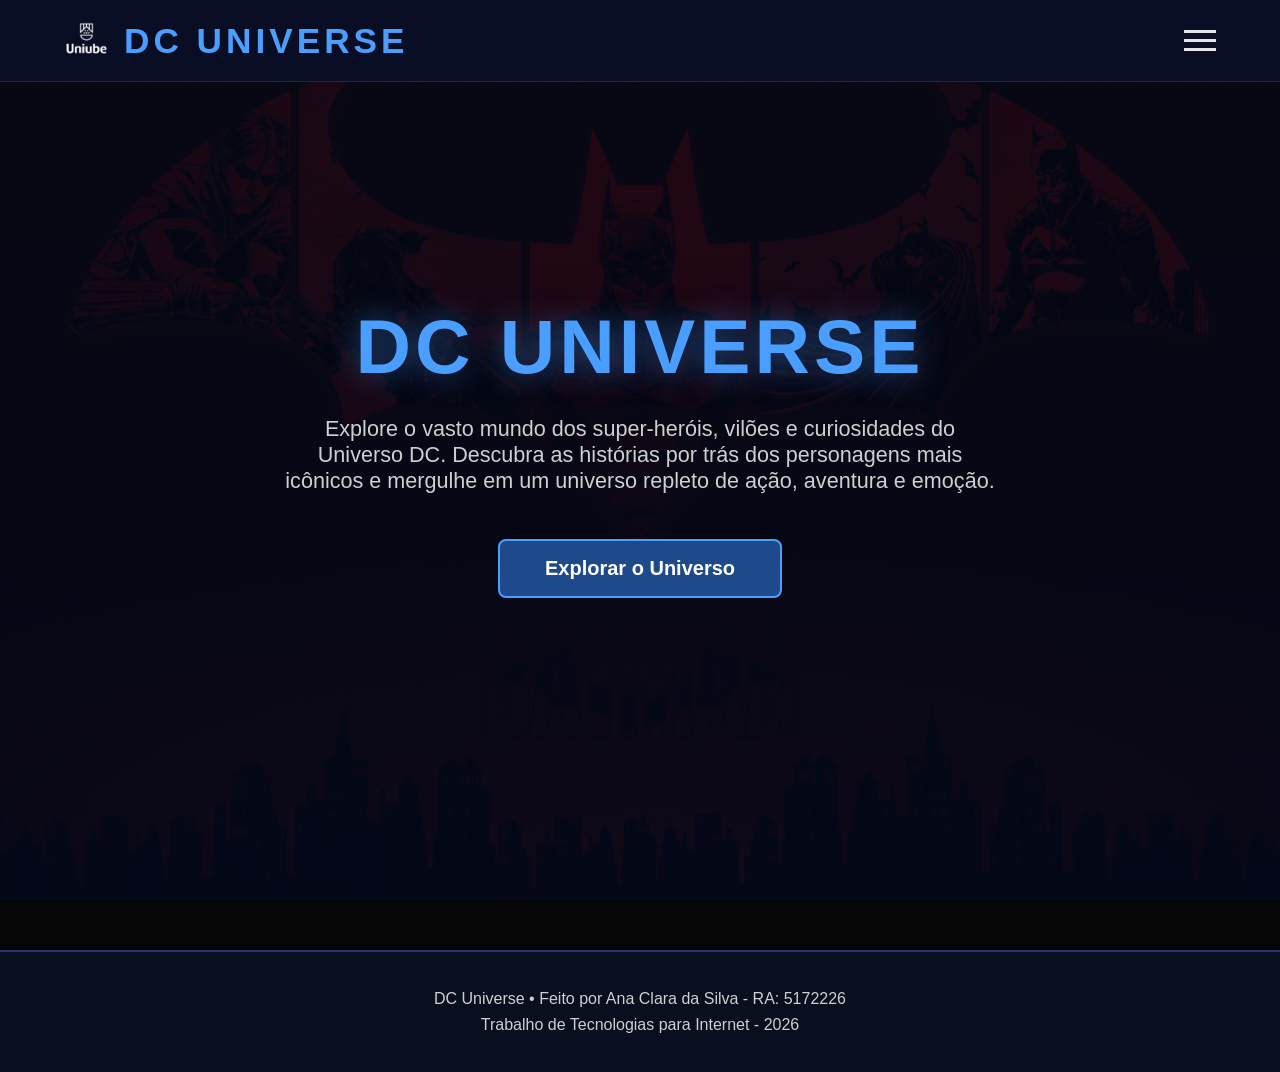
<file: index.html>
<!DOCTYPE html>
<html lang="pt-br">
<head>
    <meta charset="UTF-8">
    <meta name="viewport" content="width=device-width, initial-scale=1.0">
    <title>DC Universe</title>
    <link rel="stylesheet" href="CSS/style.css">
    <meta name="google-site-verification" content="fCzRA9kZTsEJ_qfAb27KQt5L5tmfuTmKJFGmRDAXsr8" />
</head>
<body>

    <header>
        <nav class="navbar">
            <div class="logo">
                <a href="https://uniube.br/" target="_blank">
                    <img src="IMG/uniube.png" alt="Uniube" class="logo-img">
                </a>
                
                <a href="https://www.dc.com/" target="_blank" class="logo-txt">
                    DC UNIVERSE
                </a>
            </div>
            <!-- Hambúrguer -->
            <div class="hamburger" id="hamburger">
                <span></span>
                <span></span>
                <span></span>
            </div>

            <!-- Menu dentro do hambúrguer -->
            <div class="mobile-menu" id="mobile-menu">
                <ul class="menu-list">
                    <li><a href="index.html">Início</a></li>
                    <li><a href="herois.html">Heróis</a></li>
                    <li><a href="viloes.html">Vilões</a></li>
                    <li><a href="curiosidades.html">Curiosidades</a></li>
                    <li><a href="sobre.html">Sobre o Universo DC</a></li>
                </ul>
            </div>
        </nav>
    </header>

    <!-- Seção Principal -->
    <section class="hero">
        <div class="hero-content">
            <h1>DC UNIVERSE</h1>
            <p class="descricao">
                Explore o vasto mundo dos super-heróis, vilões e curiosidades do Universo DC. 
                Descubra as histórias por trás dos personagens mais icônicos e mergulhe em um 
                universo repleto de ação, aventura e emoção.
            </p>
            <a href="sobre.html" class="btn">Explorar o Universo</a>
        </div>
    </section>

    <!-- Rodapé com Nome e RA -->
    <footer class="rodape">
        <p>DC Universe • Feito por Ana Clara da Silva - RA: 5172226</p>
        <p>Trabalho de Tecnologias para Internet - 2026</p>
    </footer>

    <!-- Script JavaScript -->
    <script src="JS/script1.js"></script>
</body>
</html>
</file>
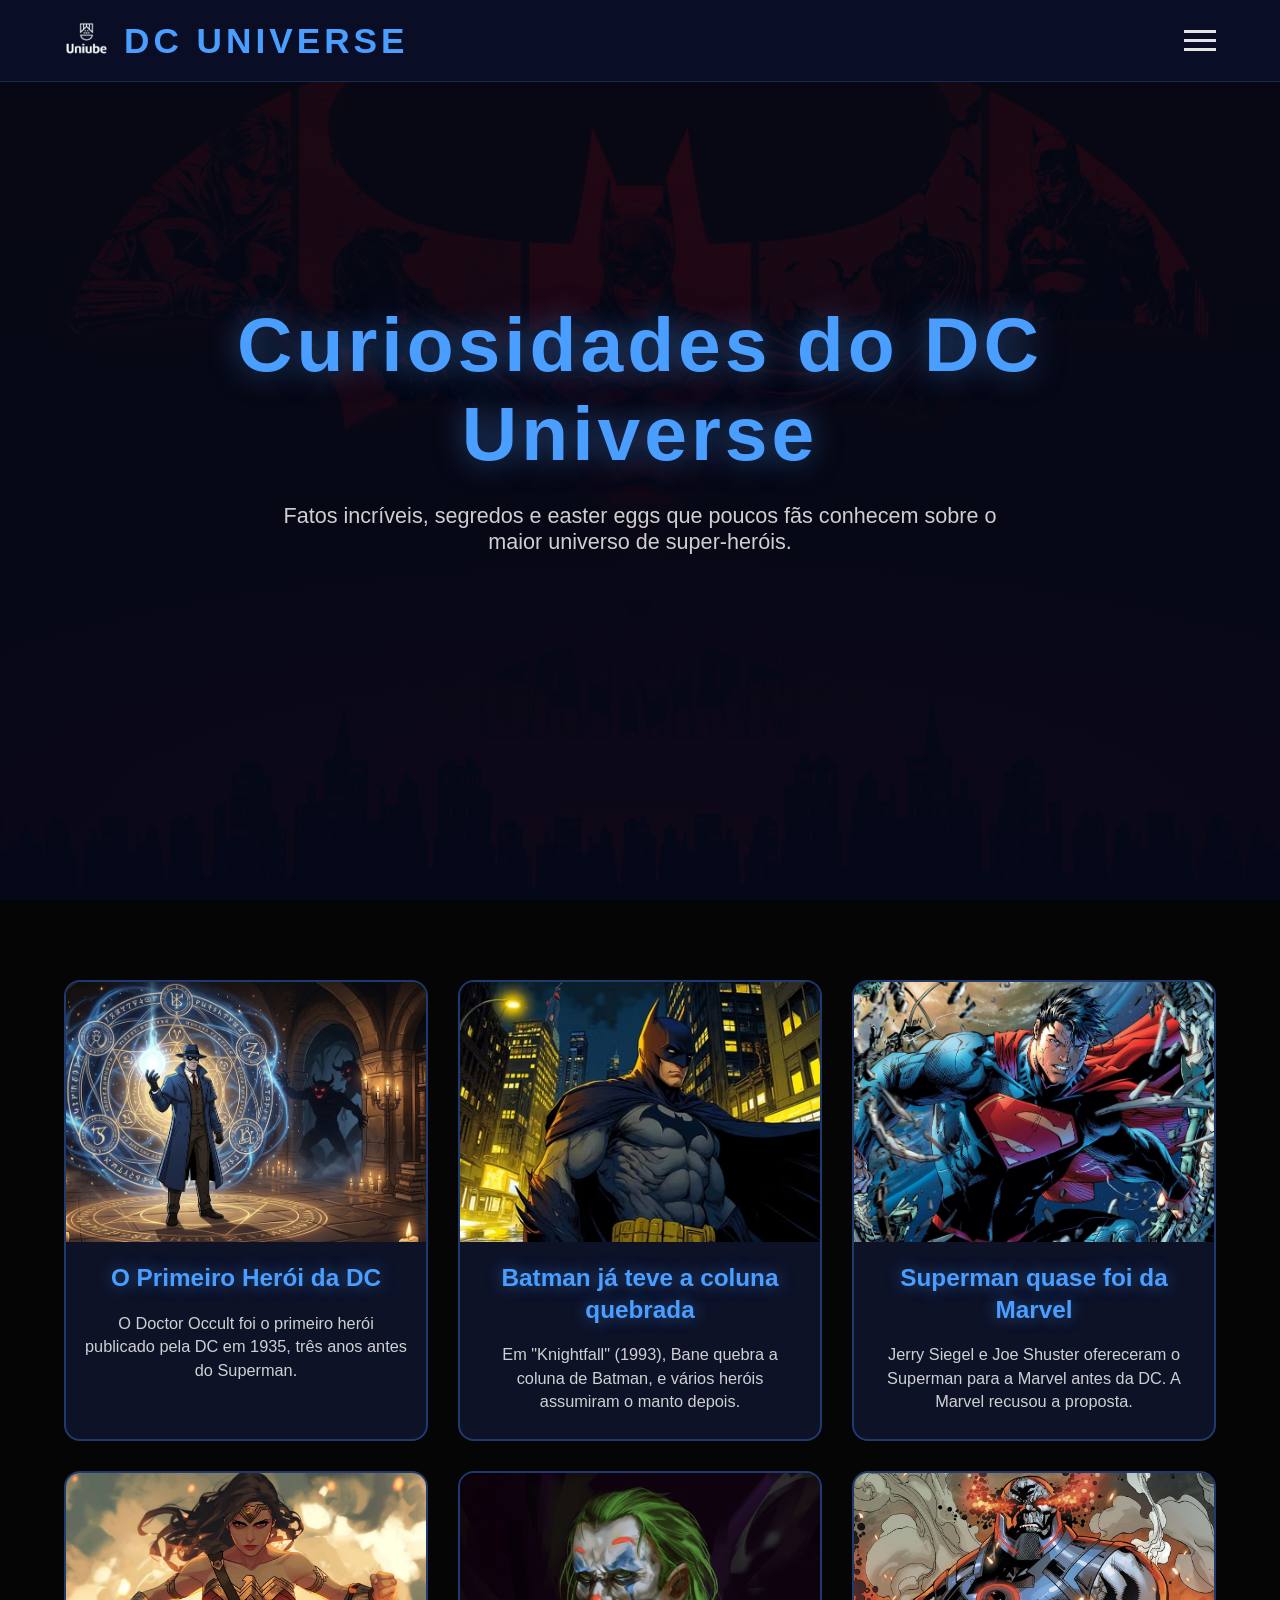
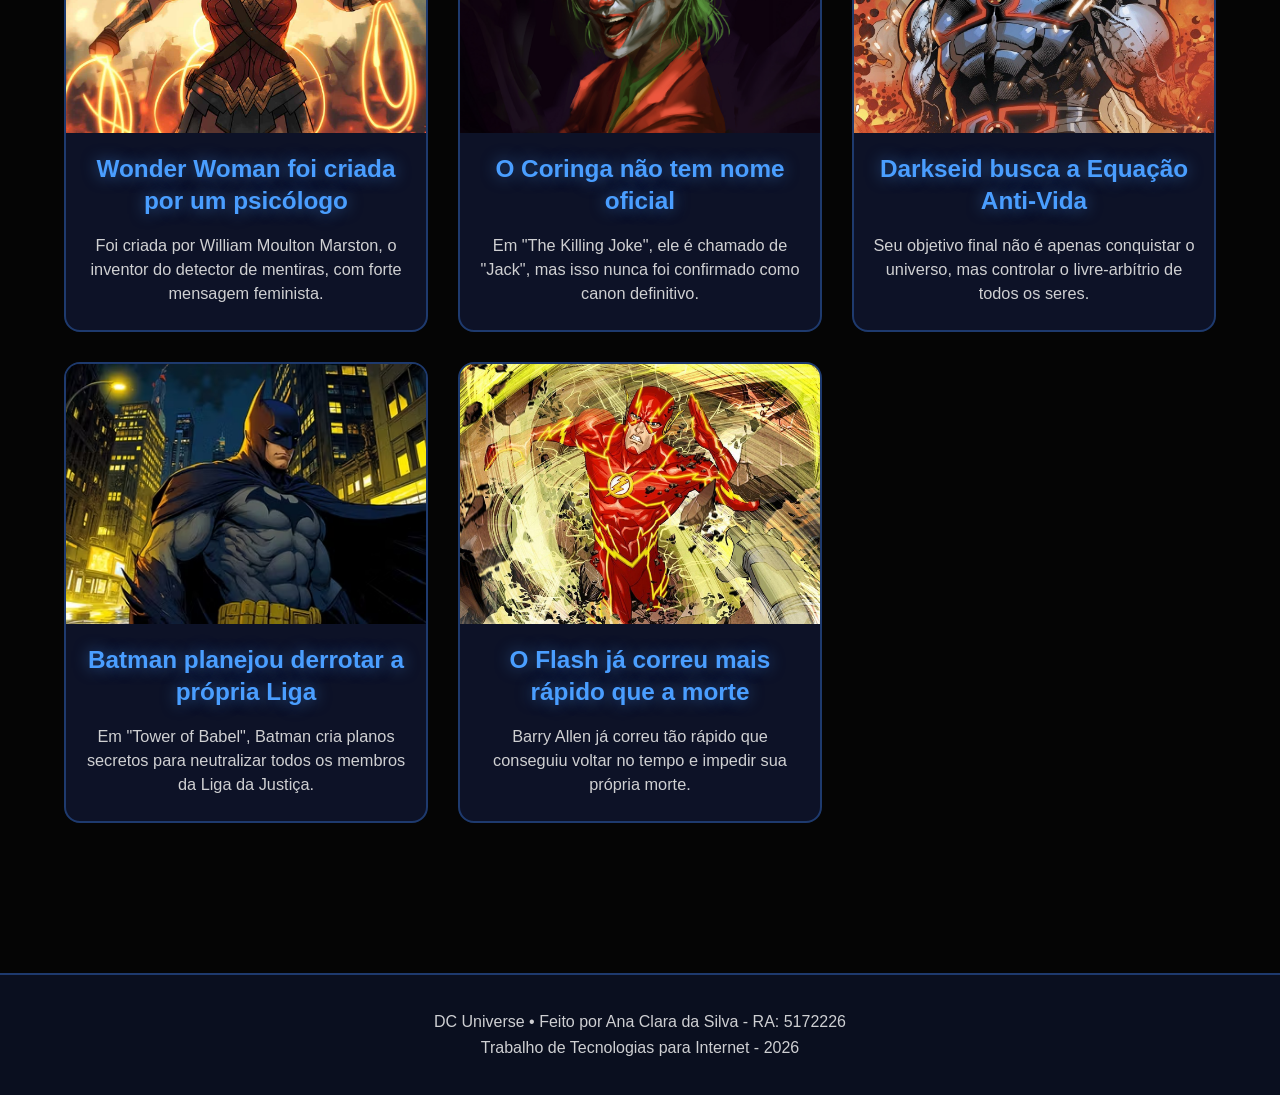
<file: curiosidades.html>
<!DOCTYPE html>
<html lang="pt-br">
<head>
    <meta charset="UTF-8">
    <meta name="viewport" content="width=device-width, initial-scale=1.0">
    <title>Curiosidades - DC Universe</title>
    <link rel="stylesheet" href="CSS/style.css">
    <link rel="stylesheet" href="CSS/herois.css">
</head>
<body>

    <!-- Navbar -->
    <header>
        <nav class="navbar">
            <div class="logo">
                <a href="https://uniube.br/" target="_blank">
                    <img src="IMG/uniube.png" alt="Uniube" class="logo-img">
                </a>
                
                <a href="https://www.dc.com/" target="_blank" class="logo-txt">
                    DC UNIVERSE
                </a>
            </div>

            <div class="hamburger" id="hamburger">
                <span></span>
                <span></span>
                <span></span>
            </div>

            <div class="mobile-menu" id="mobile-menu">
                <ul class="menu-list">
                    <li><a href="index.html">Início</a></li>
                    <li><a href="herois.html">Heróis</a></li>
                    <li><a href="viloes.html">Vilões</a></li>
                    <li><a href="curiosidades.html">Curiosidades</a></li>
                    <li><a href="sobre.html">Sobre o Universo DC</a></li>
                </ul>
            </div>
        </nav>
    </header>

    <!-- Hero -->
    <section class="hero">
        <div class="hero-content">
            <h1>Curiosidades do DC Universe</h1>
            <p class="descricao">
                Fatos incríveis, segredos e easter eggs que poucos fãs conhecem sobre o maior universo de super-heróis.
            </p>
        </div>
    </section>

    <!-- Grid de Curiosidades -->
    <section class="herois-grid">

        <div class="card-heroi">
            <div class="card-image" style="background-image: url('IMG/doctor.jpg');"></div>
            <div class="card-content">
                <h3> O Primeiro Herói da DC</h3>
                <p>O Doctor Occult foi o primeiro herói publicado pela DC em 1935, três anos antes do Superman.</p>
            </div>
        </div>

        <div class="card-heroi">
            <div class="card-image" style="background-image: url('IMG/bat.jpg');"></div>
            <div class="card-content">
                <h3> Batman já teve a coluna quebrada</h3>
                <p>Em "Knightfall" (1993), Bane quebra a coluna de Batman, e vários heróis assumiram o manto depois.</p>
            </div>
        </div>

        <div class="card-heroi">
            <div class="card-image" style="background-image: url('IMG/superman.jpg');"></div>
            <div class="card-content">
                <h3> Superman quase foi da Marvel</h3>
                <p>Jerry Siegel e Joe Shuster ofereceram o Superman para a Marvel antes da DC. A Marvel recusou a proposta.</p>
            </div>
        </div>

        <div class="card-heroi">
            <div class="card-image" style="background-image: url('IMG/wonderwoman.jpg');"></div>
            <div class="card-content">
                <h3> Wonder Woman foi criada por um psicólogo</h3>
                <p>Foi criada por William Moulton Marston, o inventor do detector de mentiras, com forte mensagem feminista.</p>
            </div>
        </div>

        <div class="card-heroi">
            <div class="card-image" style="background-image: url('IMG/joker.jpg');"></div>
            <div class="card-content">
                <h3> O Coringa não tem nome oficial</h3>
                <p>Em "The Killing Joke", ele é chamado de "Jack", mas isso nunca foi confirmado como canon definitivo.</p>
            </div>
        </div>

        <div class="card-heroi">
            <div class="card-image" style="background-image: url('IMG/darkseid.jpg');"></div>
            <div class="card-content">
                <h3> Darkseid busca a Equação Anti-Vida</h3>
                <p>Seu objetivo final não é apenas conquistar o universo, mas controlar o livre-arbítrio de todos os seres.</p>
            </div>
        </div>

        <div class="card-heroi">
            <div class="card-image" style="background-image: url('IMG/bat.jpg');"></div>
            <div class="card-content">
                <h3> Batman planejou derrotar a própria Liga</h3>
                <p>Em "Tower of Babel", Batman cria planos secretos para neutralizar todos os membros da Liga da Justiça.</p>
            </div>
        </div>

        <div class="card-heroi">
            <div class="card-image" style="background-image: url('IMG/flash.jpg');"></div>
            <div class="card-content">
                <h3> O Flash já correu mais rápido que a morte</h3>
                <p>Barry Allen já correu tão rápido que conseguiu voltar no tempo e impedir sua própria morte.</p>
            </div>
        </div>

    </section>

    <!-- Rodapé com Nome e RA -->
    <footer class="rodape">
        <p>DC Universe • Feito por Ana Clara da Silva - RA: 5172226</p>
        <p>Trabalho de Tecnologias para Internet - 2026</p>
    </footer>

    <script src="JS/script1.js"></script>
</body>
</html>
</file>
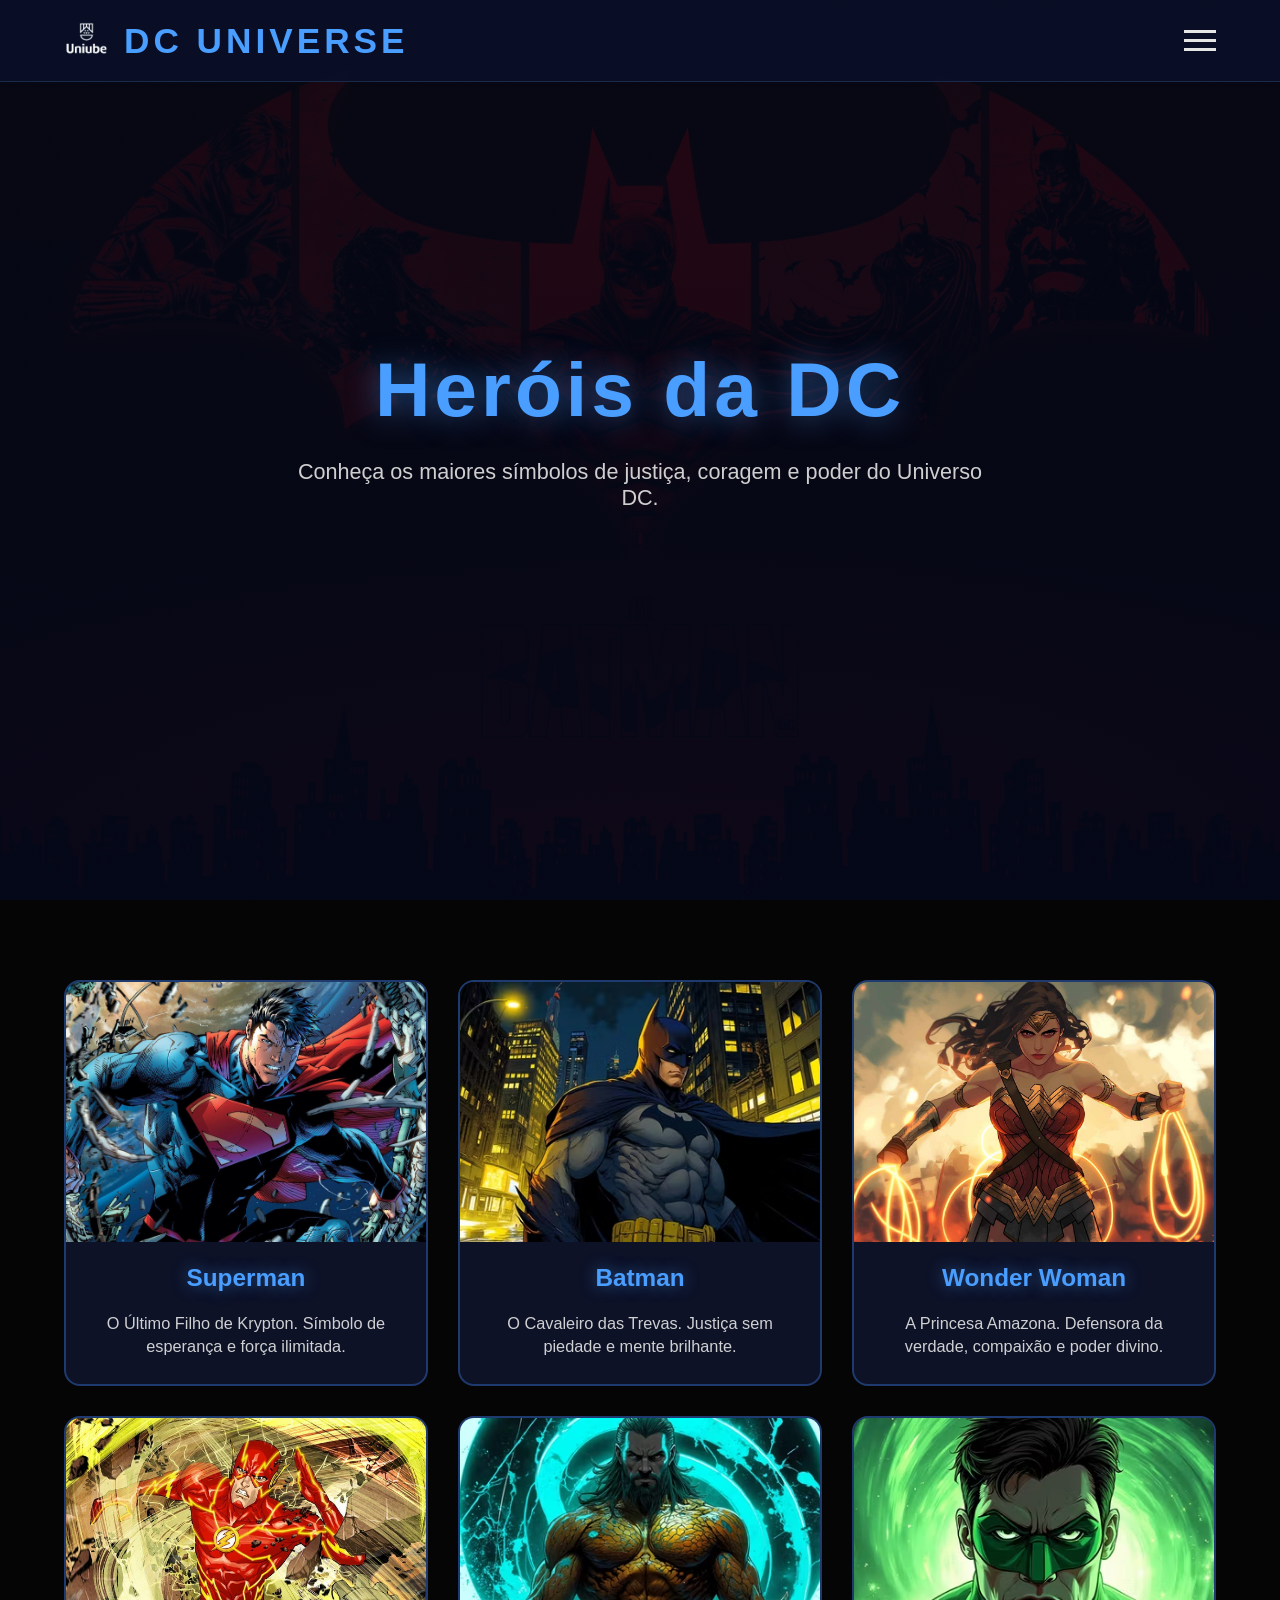
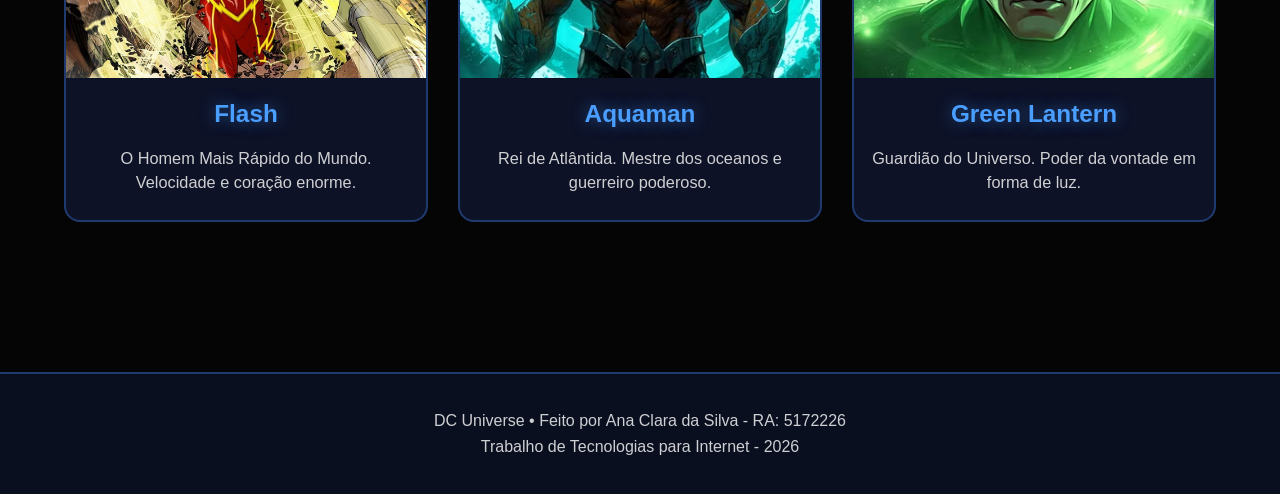
<file: herois.html>
<!DOCTYPE html>
<html lang="pt-br">
<head>
    <meta charset="UTF-8">
    <meta name="viewport" content="width=device-width, initial-scale=1.0">
    <title>Heróis - DC Universe</title>
    <link rel="stylesheet" href="CSS/style.css">
    <link rel="stylesheet" href="CSS/herois.css">
</head>
<body>

    <!-- Navbar -->
    <header>
        <nav class="navbar">
            <div class="logo">
                <a href="https://uniube.br/" target="_blank">
                    <img src="IMG/uniube.png" alt="Uniube" class="logo-img">
                </a>
                
                <a href="https://www.dc.com/" target="_blank" class="logo-txt">
                    DC UNIVERSE
                </a>
            </div>

            <div class="hamburger" id="hamburger">
                <span></span>
                <span></span>
                <span></span>
            </div>

            <div class="mobile-menu" id="mobile-menu">
                <ul class="menu-list">
                    <li><a href="index.html">Início</a></li>
                    <li><a href="herois.html">Heróis</a></li>
                    <li><a href="viloes.html">Vilões</a></li>
                    <li><a href="curiosidades.html">Curiosidades</a></li>
                    <li><a href="sobre.html">Sobre o Universo DC</a></li>
                </ul>
            </div>
        </nav>
    </header>

    <!-- Hero Section -->
    <section class="hero">
        <div class="hero-content">
            <h1>Heróis da DC</h1>
            <p class="descricao">
                Conheça os maiores símbolos de justiça, coragem e poder do Universo DC.
            </p>
        </div>
    </section>

    <!-- Grid de Heróis -->
    <section class="herois-grid">

        <div class="card-heroi">
            <div class="card-image" style="background-image: url('IMG/superman.jpg');"></div>
            <div class="card-content">
                <h3>Superman</h3>
                <p>O Último Filho de Krypton. Símbolo de esperança e força ilimitada.</p>
            </div>
        </div>

        <div class="card-heroi">
            <div class="card-image" style="background-image: url('IMG/bat.jpg');"></div>
            <div class="card-content">
                <h3>Batman</h3>
                <p>O Cavaleiro das Trevas. Justiça sem piedade e mente brilhante.</p>
            </div>
        </div>

        <div class="card-heroi">
            <div class="card-image" style="background-image: url('IMG/wonderwoman.jpg');"></div>
            <div class="card-content">
                <h3>Wonder Woman</h3>
                <p>A Princesa Amazona. Defensora da verdade, compaixão e poder divino.</p>
            </div>
        </div>

        <div class="card-heroi">
            <div class="card-image" style="background-image: url('IMG/flash.jpg');"></div>
            <div class="card-content">
                <h3>Flash</h3>
                <p>O Homem Mais Rápido do Mundo. Velocidade e coração enorme.</p>
            </div>
        </div>

        <div class="card-heroi">
            <div class="card-image" style="background-image: url('IMG/aquaman.jpg');"></div>
            <div class="card-content">
                <h3>Aquaman</h3>
                <p>Rei de Atlântida. Mestre dos oceanos e guerreiro poderoso.</p>
            </div>
        </div>

        <div class="card-heroi">
            <div class="card-image" style="background-image: url('IMG/greenlantern.jpg');"></div>
            <div class="card-content">
                <h3>Green Lantern</h3>
                <p>Guardião do Universo. Poder da vontade em forma de luz.</p>
            </div>
        </div>

    </section>

    <!-- Rodapé com Nome e RA -->
    <footer class="rodape">
        <p>DC Universe • Feito por Ana Clara da Silva - RA: 5172226</p>
        <p>Trabalho de Tecnologias para Internet - 2026</p>
    </footer>

    <script src="JS/script1.js"></script>
</body>
</html>
</file>
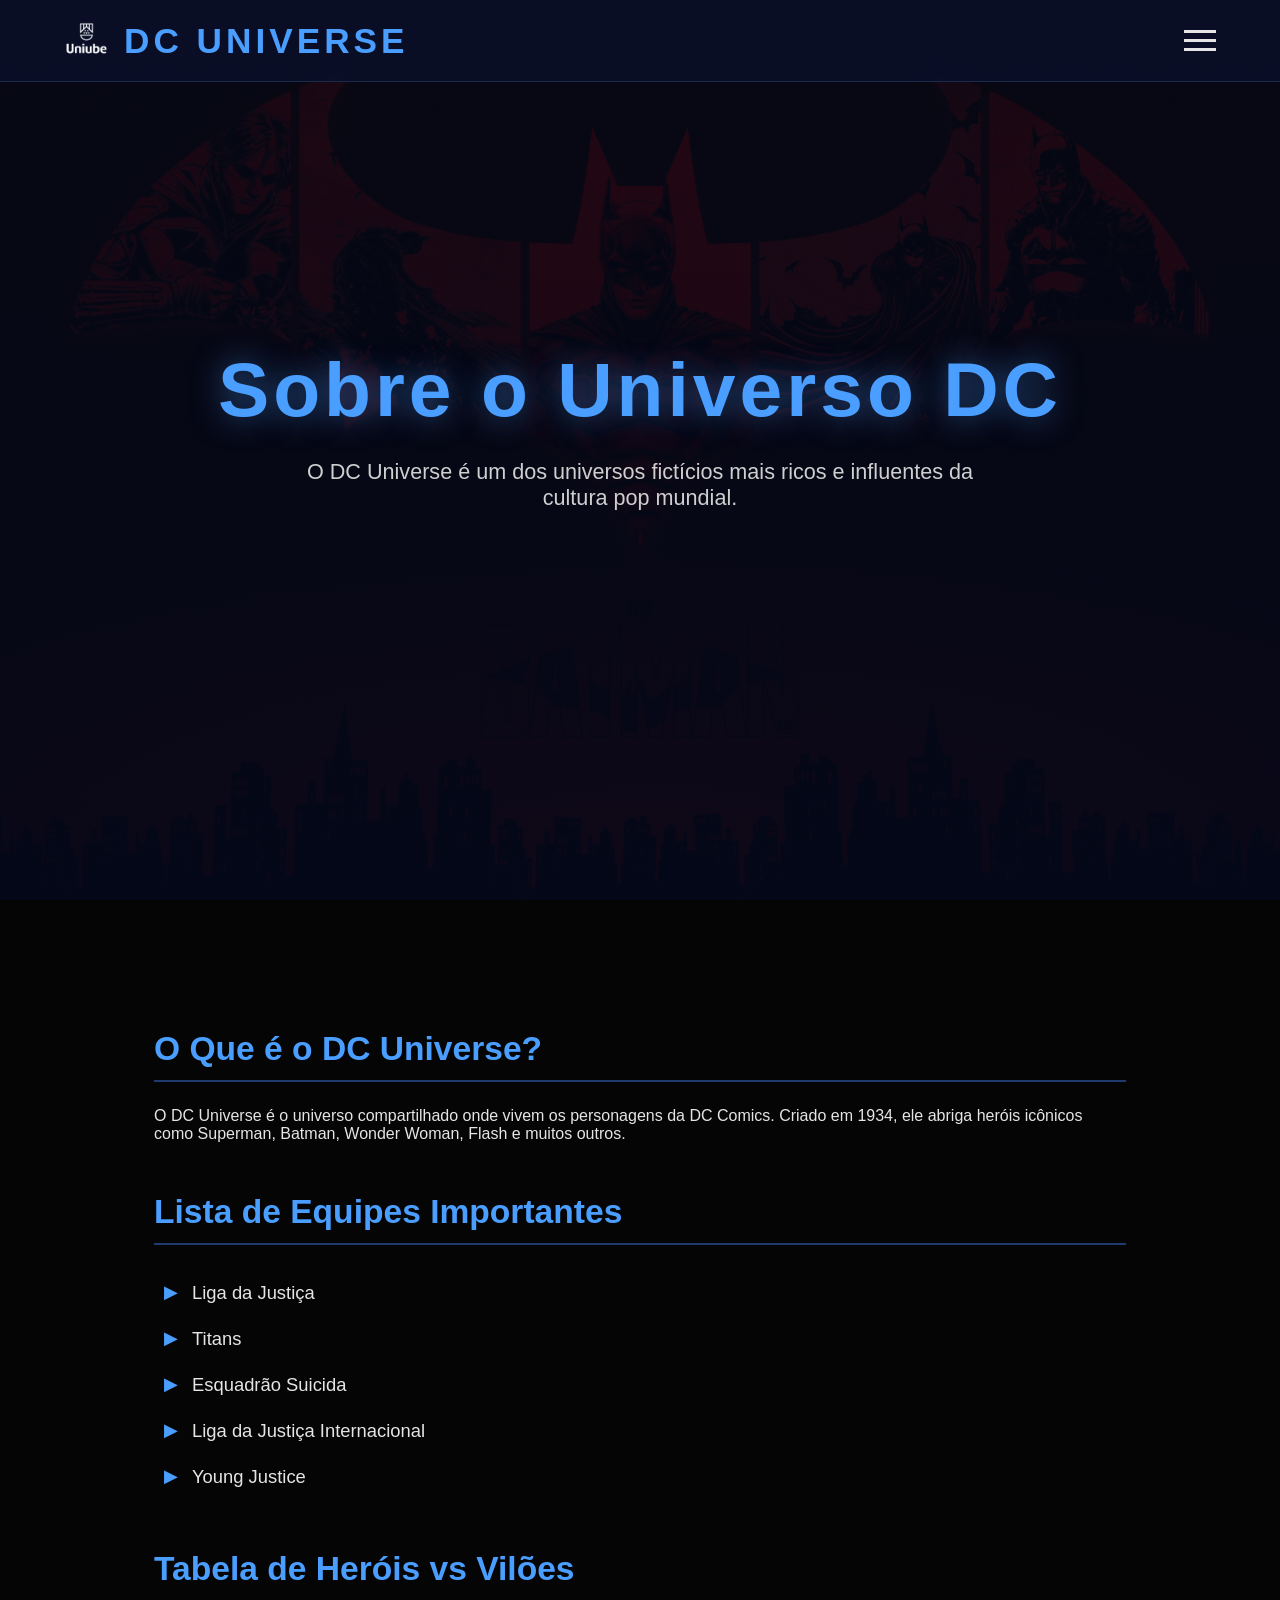
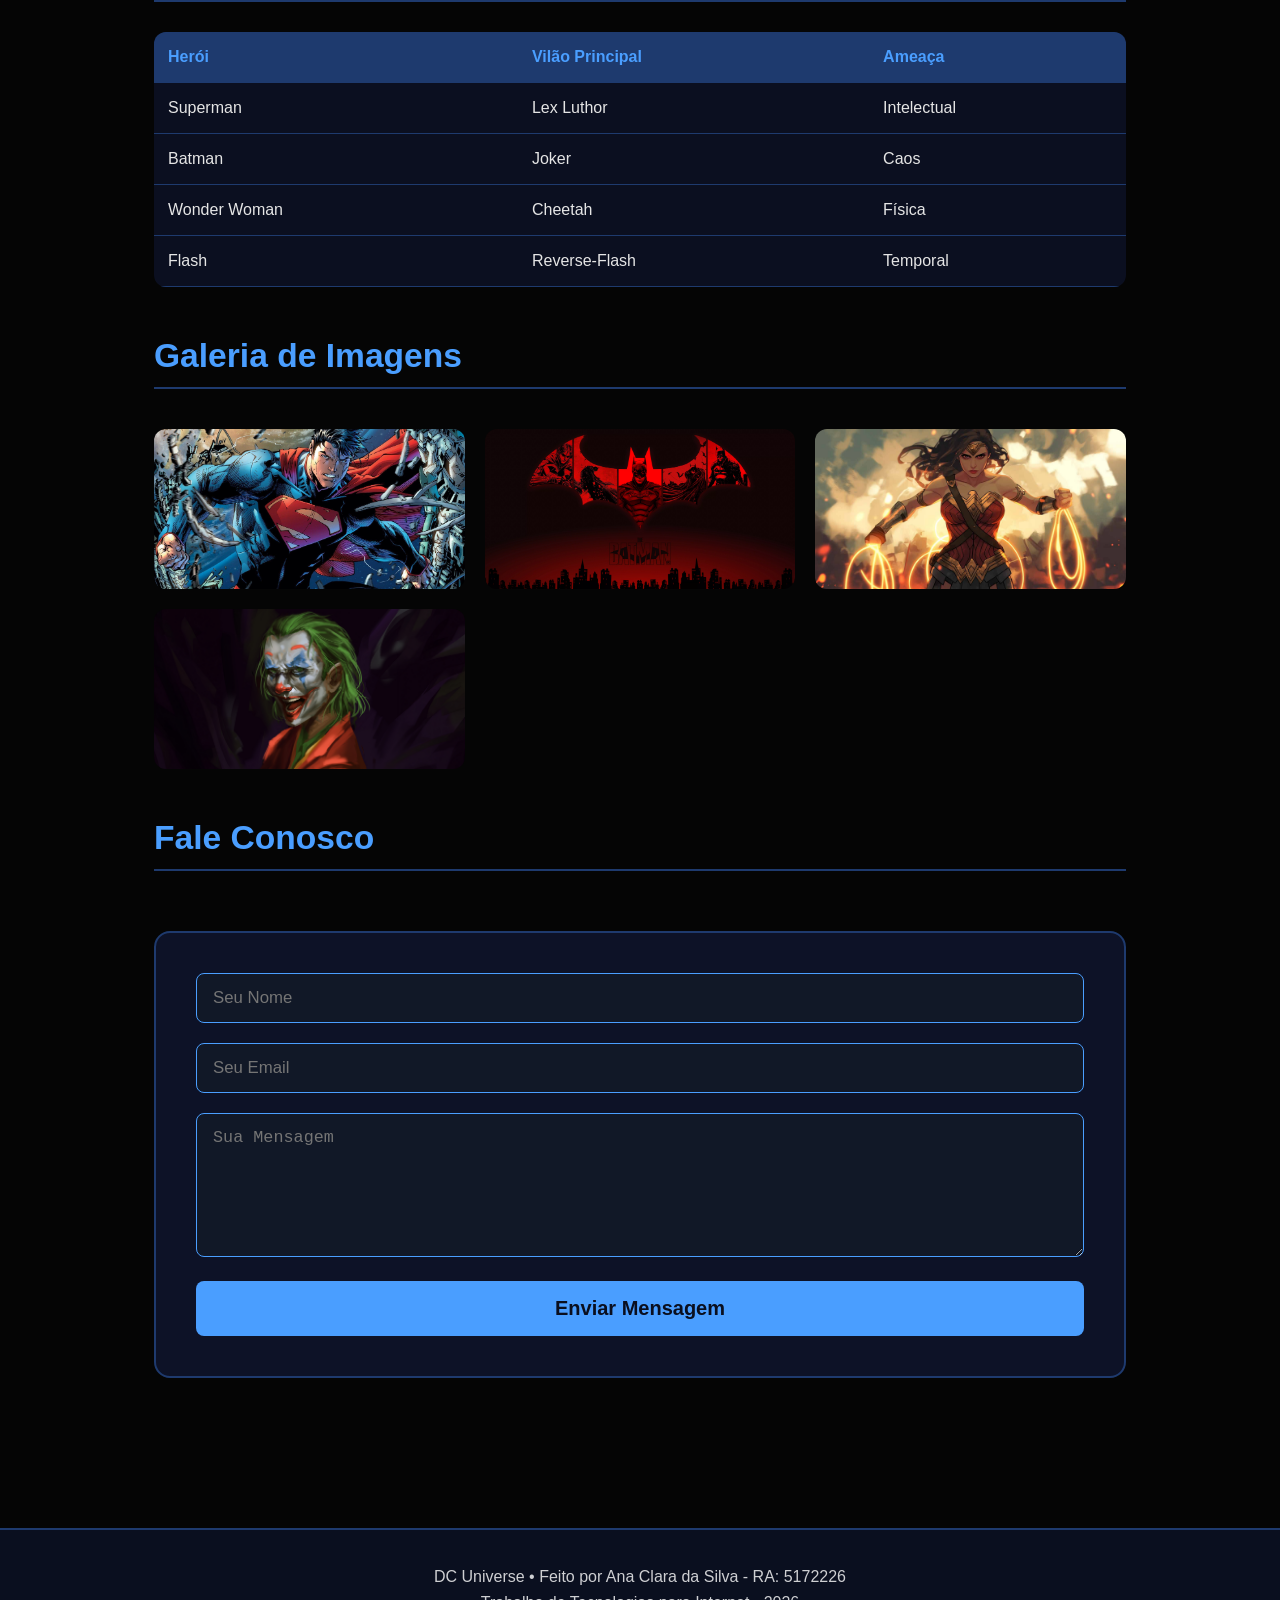
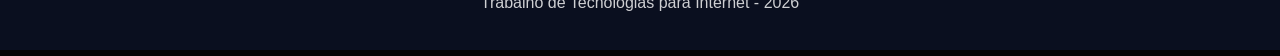
<file: sobre.html>
<!DOCTYPE html>
<html lang="pt-br">
<head>
    <meta charset="UTF-8">
    <meta name="viewport" content="width=device-width, initial-scale=1.0">
    <title>Sobre o Universo DC</title>
    <link rel="stylesheet" href="CSS/style.css">
    <link rel="stylesheet" href="CSS/sobre.css">
</head>
<body>

    <!-- Navbar -->
    <header>
        <nav class="navbar">
            <div class="logo">
                <a href="https://uniube.br/" target="_blank">
                    <img src="IMG/uniube.png" alt="Uniube" class="logo-img">
                </a>
                
                <a href="https://www.dc.com/" target="_blank" class="logo-txt">
                    DC UNIVERSE
                </a>
            </div>

            <div class="hamburger" id="hamburger">
                <span></span>
                <span></span>
                <span></span>
            </div>

            <div class="mobile-menu" id="mobile-menu">
                <ul class="menu-list">
                    <li><a href="index.html">Início</a></li>
                    <li><a href="herois.html">Heróis</a></li>
                    <li><a href="viloes.html">Vilões</a></li>
                    <li><a href="curiosidades.html">Curiosidades</a></li>
                    <li><a href="sobre.html">Sobre o Universo DC</a></li>
                </ul>
            </div>
        </nav>
    </header>

    <!-- Hero -->
    <section class="hero">
        <div class="hero-content">
            <h1>Sobre o Universo DC</h1>
            <p class="descricao">
                O DC Universe é um dos universos fictícios mais ricos e influentes da cultura pop mundial.
            </p>
        </div>
    </section>

    <!-- Conteúdo Principal -->
    <section class="content">
        <h2>O Que é o DC Universe?</h2>
        <p>O DC Universe é o universo compartilhado onde vivem os personagens da DC Comics. Criado em 1934, ele abriga heróis icônicos como Superman, Batman, Wonder Woman, Flash e muitos outros.</p>

        <h2>Lista de Equipes Importantes</h2>
        <ul>
            <li>Liga da Justiça</li>
            <li>Titans</li>
            <li>Esquadrão Suicida</li>
            <li>Liga da Justiça Internacional</li>
            <li>Young Justice</li>
        </ul>

        <h2>Tabela de Heróis vs Vilões</h2>
        <table>
            <tr>
                <th>Herói</th>
                <th>Vilão Principal</th>
                <th>Ameaça</th>
            </tr>
            <tr>
                <td>Superman</td>
                <td>Lex Luthor</td>
                <td>Intelectual</td>
            </tr>
            <tr>
                <td>Batman</td>
                <td>Joker</td>
                <td>Caos</td>
            </tr>
            <tr>
                <td>Wonder Woman</td>
                <td>Cheetah</td>
                <td>Física</td>
            </tr>
            <tr>
                <td>Flash</td>
                <td>Reverse-Flash</td>
                <td>Temporal</td>
            </tr>
        </table>

        <h2>Galeria de Imagens</h2>
        <div class="galeria">
            <img src="IMG/superman.jpg" alt="Superman">
            <img src="IMG/batman.jpg" alt="Batman">
            <img src="IMG/wonderwoman.jpg" alt="Wonder Woman">
            <img src="IMG/joker.jpg" alt="Joker">
        </div>

        <!-- Formulário Fale Conosco -->
        <h2>Fale Conosco</h2>
        <form class="formulario">
            <input type="text" placeholder="Seu Nome" required>
            <input type="email" placeholder="Seu Email" required>
            <textarea placeholder="Sua Mensagem" rows="6" required></textarea>
            <button type="submit">Enviar Mensagem</button>
        </form>
    </section>

    <!-- Rodapé com Nome e RA -->
    <footer class="rodape">
        <p>DC Universe • Feito por Ana Clara da Silva - RA: 5172226</p>
        <p>Trabalho de Tecnologias para Internet - 2026</p>
    </footer>

    <script src="JS/script1.js"></script>
</body>
</html>
</file>
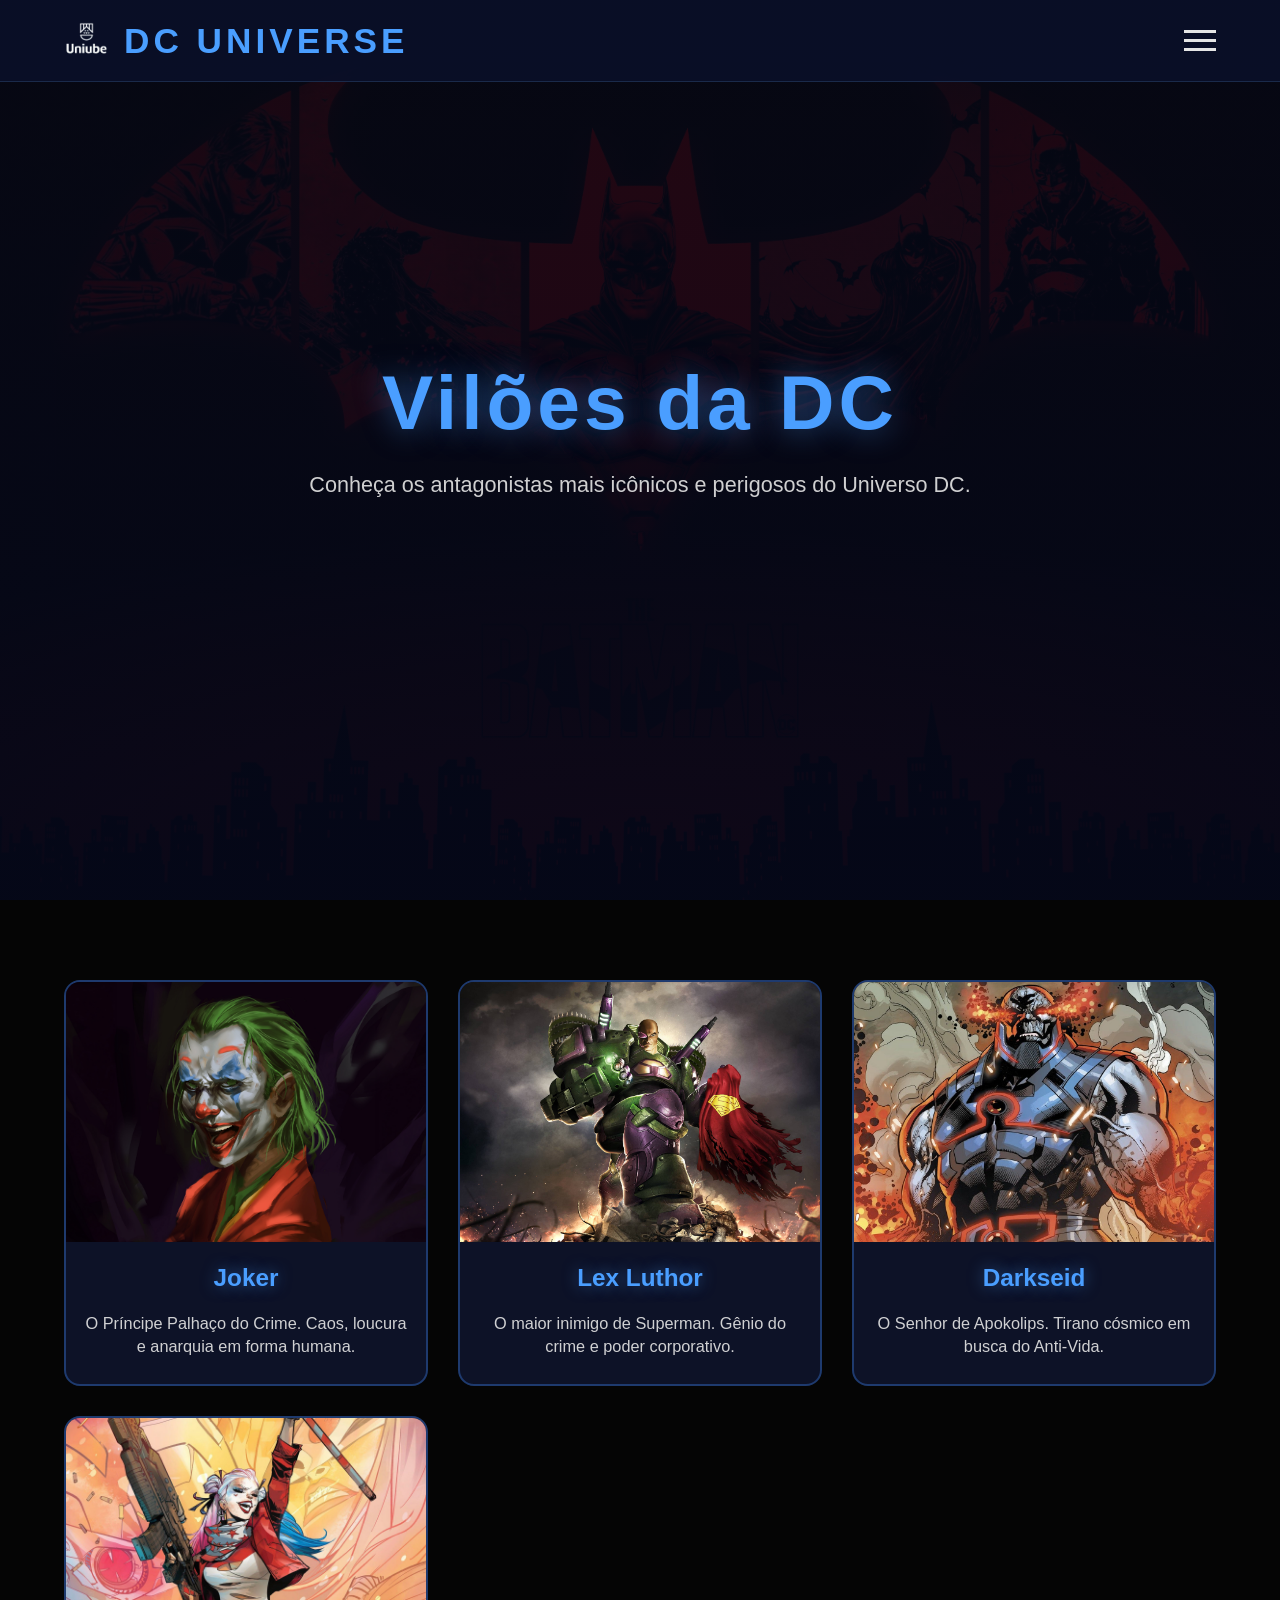
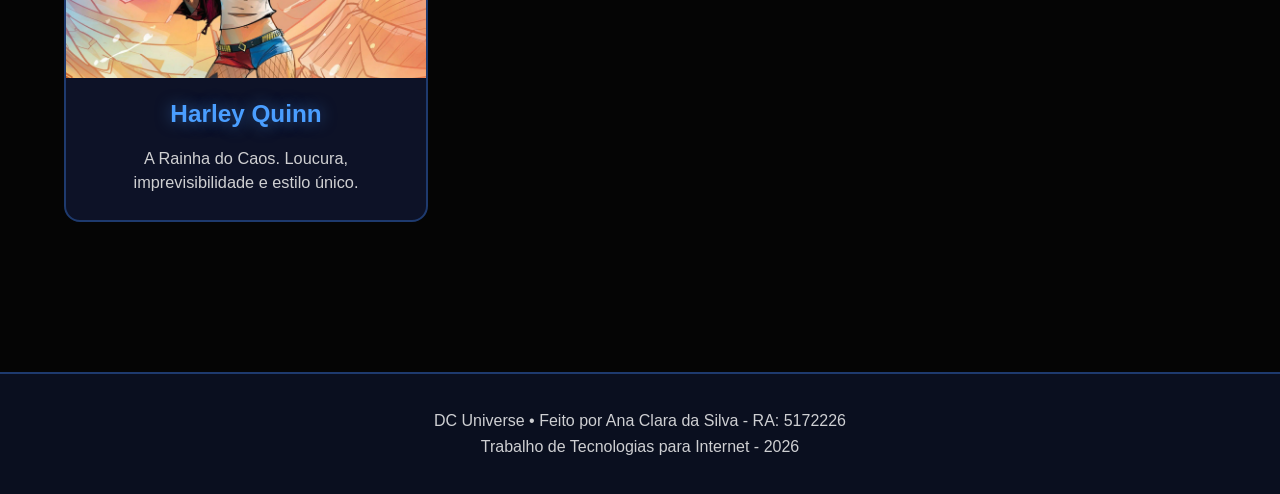
<file: viloes.html>
<!DOCTYPE html>
<html lang="pt-br">
<head>
    <meta charset="UTF-8">
    <meta name="viewport" content="width=device-width, initial-scale=1.0">
    <title>Vilões - DC Universe</title>
    <link rel="stylesheet" href="CSS/style.css">
    <link rel="stylesheet" href="CSS/herois.css">   <!-- Reutilizamos o mesmo CSS dos cards -->
</head>
<body>

    <!-- Navbar -->
    <header>
        <nav class="navbar">
            <div class="logo">
                <a href="https://uniube.br/" target="_blank">
                    <img src="IMG/uniube.png" alt="Uniube" class="logo-img">
                </a>
                
                <a href="https://www.dc.com/" target="_blank" class="logo-txt">
                    DC UNIVERSE
                </a>
            </div>             

            <div class="hamburger" id="hamburger">
                <span></span>
                <span></span>
                <span></span>
            </div>

            <div class="mobile-menu" id="mobile-menu">
                <ul class="menu-list">
                    <li><a href="index.html">Início</a></li>
                    <li><a href="herois.html">Heróis</a></li>
                    <li><a href="viloes.html">Vilões</a></li>
                    <li><a href="curiosidades.html">Curiosidades</a></li>
                    <li><a href="sobre.html">Sobre o Universo DC</a></li>
                </ul>
            </div>
        </nav>
    </header>

    <!-- Hero Section -->
    <section class="hero">
        <div class="hero-content">
            <h1>Vilões da DC</h1>
            <p class="descricao">
                Conheça os antagonistas mais icônicos e perigosos do Universo DC.
            </p>
        </div>
    </section>

    <!-- Grid de Vilões -->
    <section class="herois-grid">

        <div class="card-heroi">
            <div class="card-image" style="background-image: url('IMG/joker.jpg');"></div>
            <div class="card-content">
                <h3>Joker</h3>
                <p>O Príncipe Palhaço do Crime. Caos, loucura e anarquia em forma humana.</p>
            </div>
        </div>

        <div class="card-heroi">
            <div class="card-image" style="background-image: url('IMG/lexluthor.jpg');"></div>
            <div class="card-content">
                <h3>Lex Luthor</h3>
                <p>O maior inimigo de Superman. Gênio do crime e poder corporativo.</p>
            </div>
        </div>

        <div class="card-heroi">
            <div class="card-image" style="background-image: url('IMG/darkseid.jpg');"></div>
            <div class="card-content">
                <h3>Darkseid</h3>
                <p>O Senhor de Apokolips. Tirano cósmico em busca do Anti-Vida.</p>
            </div>
        </div>

        <div class="card-heroi">
            <div class="card-image" style="background-image: url('IMG/harleyquinn.jpg');"></div>
            <div class="card-content">
                <h3>Harley Quinn</h3>
                <p>A Rainha do Caos. Loucura, imprevisibilidade e estilo único.</p>
            </div>
        </div>

    </section>

    <!-- Rodapé com Nome e RA -->
    <footer class="rodape">
        <p>DC Universe • Feito por Ana Clara da Silva - RA: 5172226</p>
        <p>Trabalho de Tecnologias para Internet - 2026</p>
    </footer>

    <script src="JS/script1.js"></script>
</body>
</html>
</file>
<file: CSS/style.css>
:root {
    --bg-color: #0a0a0a;
    --dc-blue: #4a9eff;
    --dc-dark-blue: #0f1c38;
    --text-light: #e5e5e5;
}

/* Container que envolve a imagem e o texto */
.logo {
    display: flex;
    align-items: center; /* Centraliza verticalmente a imagem e o texto */
    gap: 15px;           /* Espaço exato entre a imagem e o texto */
}

/* Estilo específico para a imagem da Uniube */
.logo-img {
    height: 45px;        /* Altura recomendada para o menu */
    width: auto;         /* Mantém a proporção da imagem */
    display: block;
    transition: transform 0.3s ease;
}

.logo-img:hover {
    transform: scale(1.05); /* Efeito sutil ao passar o mouse na logo */
}

/* Estilo específico para o texto DC UNIVERSE */
.logo-txt {
    font-size: 2.2rem;
    font-weight: bold;
    color: var(--dc-blue);
    letter-spacing: 4px;
    text-decoration: none; /* Remove o sublinhado do link */
    transition: 0.3s;
}

.logo-txt:hover {
    text-shadow: 0 0 15px rgba(74, 158, 255, 0.6); /* Brilho estilo herói */
    color: white;
}

a {
    color: #4a9eff;
    text-decoration: none;
    transition: 0.3s;
}

* {
    margin: 0;
    padding: 0;
    box-sizing: border-box;
}

body {
    font-family: 'Segoe UI', Arial, sans-serif;
    background-color: #050505;
    color: var(--text-light);
    min-height: 100vh;
    position: relative;
}

/* ==================== HERO COM BATMAN ==================== */
.hero {
    min-height: 100vh;
    display: flex;
    align-items: center;
    justify-content: center;
    text-align: center;
    padding: 0 20px;
    background: linear-gradient(rgba(5, 8, 20, 0.88), rgba(5, 8, 25, 0.94)),
                url('../IMG/batman.jpg') center/cover no-repeat;
    background-attachment: fixed;
    background-position: center;
    background-size: cover;
}

.hero-content {
    max-width: 850px;
    z-index: 2;
    position: relative;
}

.hero h1 {
    font-size: 4.8rem;
    color: var(--dc-blue);
    margin-bottom: 25px;
    text-shadow: 0 0 30px rgba(74, 158, 255, 0.5);
    letter-spacing: 4px;
}

.descricao {
    font-size: 1.35rem;
    margin-bottom: 45px;
    opacity: 0.9;
    max-width: 720px;
    margin-left: auto;
    margin-right: auto;
}

.btn {
    display: inline-block;
    padding: 16px 45px;
    background-color: #1e4a8c;
    color: white;
    text-decoration: none;
    border-radius: 8px;
    font-size: 1.25rem;
    font-weight: 600;
    border: 2px solid var(--dc-blue);
    transition: all 0.3s ease;
}

.btn:hover {
    background-color: var(--dc-blue);
    color: #0a0f1f;
    transform: translateY(-4px);
}

/* ==================== NAVBAR ==================== */
.navbar {
    display: flex;
    justify-content: space-between;
    align-items: center;
    padding: 18px 5%;
    background: rgba(10, 15, 40, 0.95);
    position: fixed;
    width: 100%;
    top: 0;
    z-index: 1000;
    border-bottom: 1px solid #1a2a4a;
}

.logo {
    font-size: 2.2rem;
    font-weight: bold;
    color: var(--dc-blue);
    letter-spacing: 4px;
}

/* Hambúrguer */
.hamburger {
    display: flex;
    flex-direction: column;
    gap: 6px;
    cursor: pointer;
    z-index: 1100;
}

.hamburger span {
    width: 32px;
    height: 3px;
    background-color: #e5e5e5;
    transition: all 0.4s ease;
}

/* Menu Mobile */
.mobile-menu {
    display: none;
    position: fixed;
    top: 70px;
    left: 0;
    width: 100%;
    background: rgba(10, 15, 40, 0.98);
    padding: 25px 0;
    box-shadow: 0 10px 20px rgba(0,0,0,0.8);
}

.mobile-menu.active {
    display: block;
}

.menu-list {
    list-style: none;
    text-align: center;
}

.menu-list a {
    color: #e5e5e5;
    text-decoration: none;
    font-size: 1.3rem;
    padding: 15px;
    display: block;
}

.menu-list a:hover {
    background-color: #1a2a4a;
    color: var(--dc-blue);
}

/* Responsivo */
@media (max-width: 768px) {
    .hero h1 {
        font-size: 3.4rem;
    }
    
    .descricao {
        font-size: 1.2rem;
    }
}

/* ==================== ESTILO DO RODAPÉ ==================== */
.rodape {
    background-color: #0a0f1f; 
    color: white;              
    padding: 30px 5%;          
    text-align: center;        
    margin-top: 50px;          
    border-top: 2px solid #1e3a6e; /* Linha sutil no topo, combinando com o estilo */
}

.rodape p {
    margin: 8px 0;             
    font-size: 1rem;
    opacity: 0.8;              
}
</file>
<file: CSS/herois.css>
/* ==================== ESTILO ESPECÍFICO DA PÁGINA HERÓIS E CURIOSIDADES ==================== */


.herois-grid {
    padding: 80px 5% 100px;
    max-width: 1400px;
    margin: 0 auto;
    display: grid;
    grid-template-columns: repeat(auto-fit, minmax(280px, 1fr));
    gap: 30px;
}

.card-heroi {
    background: rgba(15, 20, 45, 0.85);
    border-radius: 16px;
    overflow: hidden;
    transition: all 0.4s ease;
    border: 2px solid #1e3a6e;
    height: 100%;
    display: flex;
    flex-direction: column;
    position: relative;
}

.card-heroi:hover {
    transform: translateY(-12px);
    border-color: #4a9eff;
    box-shadow: 0 20px 40px rgba(74, 158, 255, 0.25);
}

/* Imagem como background */
.card-heroi .card-image {
    position: absolute;
    top: 0;
    left: 0;
    width: 100%;
    height: 260px;
    background-size: cover;
    background-position: center top;
    transition: transform 0.5s ease;
}

.card-heroi:hover .card-image {
    transform: scale(1.08);
}

/* Conteúdo do texto - Correção principal para não vazar */
.card-heroi .card-content {
    margin-top: 260px;
    padding: 20px 18px 25px;
    text-align: center;
    flex-grow: 1;
    display: flex;
    flex-direction: column;
    justify-content: flex-start;
    gap: 8px;
}

.card-heroi h3 {
    color: #4a9eff;
    font-size: 1.52rem;
    margin-bottom: 10px;
    line-height: 1.3;
    text-shadow: 0 0 15px rgba(74, 158, 255, 0.5);
}

.card-heroi p {
    font-size: 1.02rem;
    line-height: 1.45;
    opacity: 0.9;
    overflow: hidden;
    display: -webkit-box;
    -webkit-line-clamp: 4;           /* Limita a 4 linhas */
    -webkit-box-orient: vertical;
    text-overflow: ellipsis;
}

/* Responsivo */
@media (max-width: 768px) {
    .herois-grid {
        grid-template-columns: repeat(auto-fit, minmax(240px, 1fr));
        gap: 20px;
    }
    
    .card-heroi .card-image {
        height: 220px;
    }
    
    .card-heroi .card-content {
        margin-top: 220px;
    }
    
    .card-heroi p {
        -webkit-line-clamp: 3;       /* Menos linhas no celular */
    }
}
</file>
<file: CSS/sobre.css>
/* ==================== ESTILO ESPECÍFICO DA PÁGINA SOBRE ==================== */

.content {
    padding: 80px 5% 100px;
    max-width: 1100px;
    margin: 0 auto;
}

.content h2 {
    color: #4a9eff;
    margin: 50px 0 25px 0;
    font-size: 2.1rem;
    border-bottom: 2px solid #1e3a6e;
    padding-bottom: 12px;
}

/* Listas */
.content ul {
    list-style: none;
    padding-left: 10px;
    margin: 20px 0;
}

.content ul li {
    padding: 12px 0;
    font-size: 1.15rem;
    position: relative;
    padding-left: 28px;
}

.content ul li:before {
    content: "▶";
    color: #4a9eff;
    position: absolute;
    left: 0;
    font-size: 1.1rem;
}

/* Tabelas */
.content table {
    width: 100%;
    border-collapse: collapse;
    margin: 30px 0;
    background: rgba(15, 20, 45, 0.7);
    border-radius: 12px;
    overflow: hidden;
}

.content th, .content td {
    padding: 16px 14px;
    text-align: left;
    border-bottom: 1px solid #1e3a6e;
}

.content th {
    background: #1e3a6e;
    color: #4a9eff;
    font-weight: 600;
}

/* Galeria com imagens horizontais padronizadas */
.galeria {
    display: grid;
    /* Ajustei para garantir que caibam bem na linha */
    grid-template-columns: repeat(auto-fit, minmax(250px, 1fr)); 
    gap: 20px;
    margin: 40px 0;
}

.galeria img {
    width: 100%;
    /* Altura fixa para garantir a horizontalidade (ex: proporção 16:9) */
    height: 160px; 
    /* O "cover" corta as sobras da imagem original sem distorcê-la */
    object-fit: cover; 
    /* Garante que o foco da imagem fique no centro */
    object-position: center; 
    border-radius: 12px;
    transition: 0.4s;
    display: block;
}

.galeria img:hover {
    transform: scale(1.05);
    box-shadow: 0 15px 30px rgba(74, 158, 255, 0.3);
}

/* Formulário */
.formulario {
    background: rgba(15, 20, 45, 0.85);
    padding: 40px;
    border-radius: 16px;
    margin-top: 60px;
    border: 2px solid #1e3a6e;
}

.formulario input,
.formulario textarea {
    width: 100%;
    padding: 14px 16px;
    margin-bottom: 20px;
    background: #111827;
    border: 1px solid #4a9eff;
    color: white;
    border-radius: 8px;
    font-size: 1.05rem;
}

.formulario button {
    width: 100%;
    padding: 16px;
    background: #4a9eff;
    color: #0a0f1f;
    border: none;
    border-radius: 8px;
    font-size: 1.25rem;
    font-weight: bold;
    cursor: pointer;
    transition: 0.3s;
}

.formulario button:hover {
    background: #1e90ff;
    transform: translateY(-3px);
}

/* Responsivo */
@media (max-width: 768px) {
    .content {
        padding: 60px 5% 80px;
    }
    
    .galeria img {
        height: 160px;
    }
}
</file>
